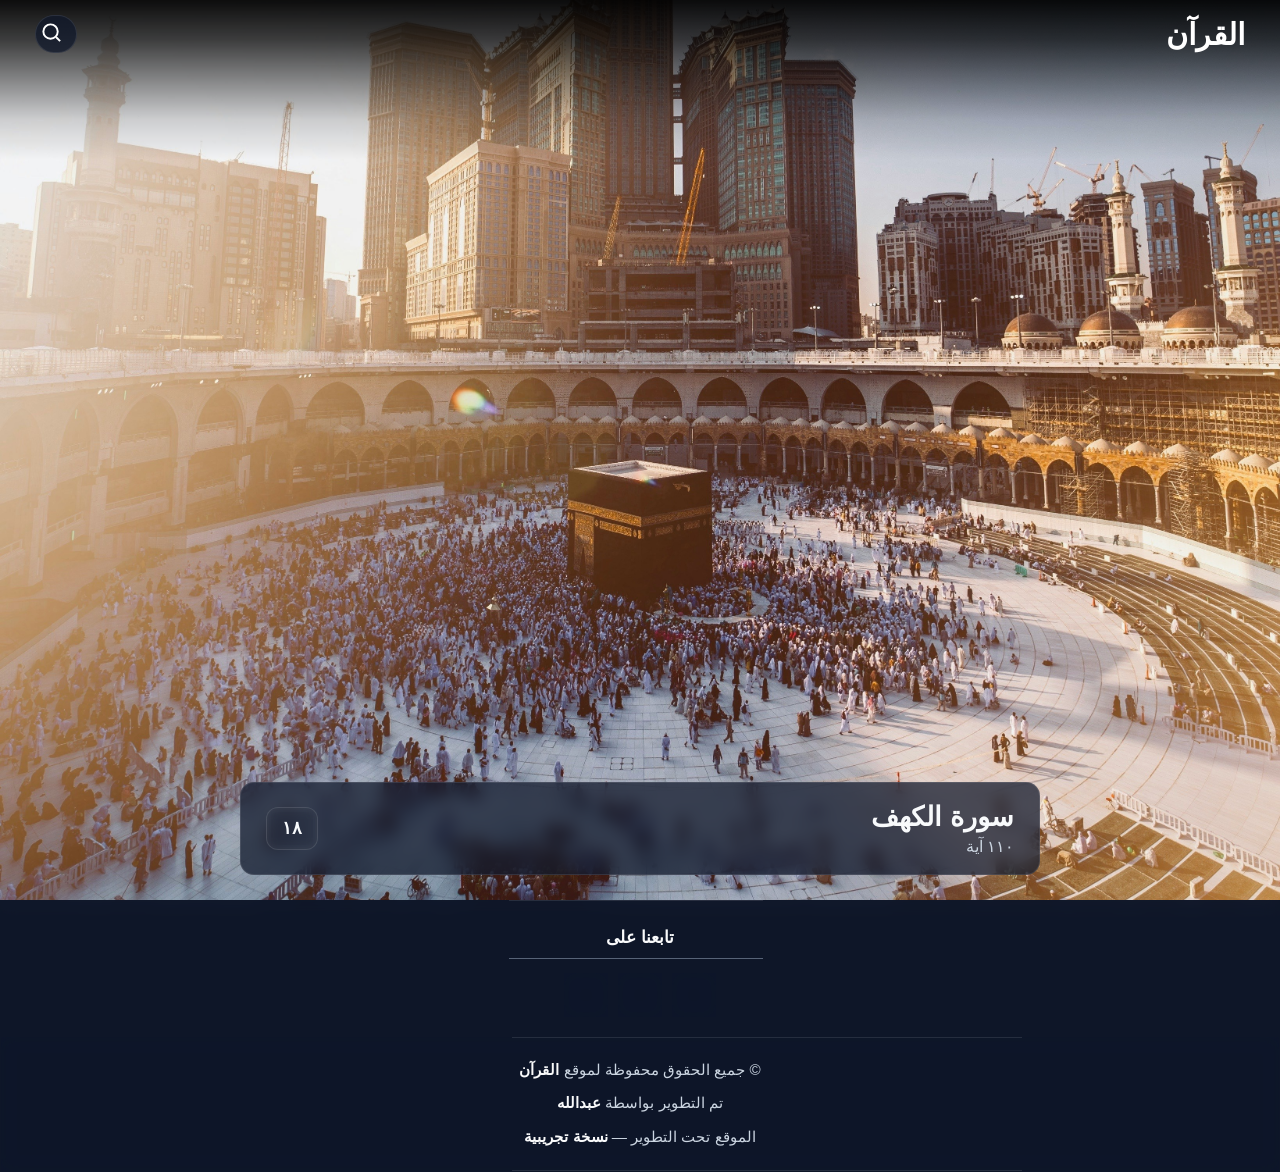
<file: index.html>
<!DOCTYPE html>
<html lang="ar" dir="rtl">
<head>
<meta charset="UTF-8">
<title>القرآن الكريم</title>
<meta name="viewport" content="width=device-width, initial-scale=1">
<link href="https://fonts.googleapis.com/css2?family=Amiri+Quran&display=swap" rel="stylesheet">

<style>
*{ box-sizing:border-box; }

:root{
  --glass-bg: rgba(15, 23, 42, 0.72);
  --glass-bg-hover: rgba(15, 23, 42, 0.86);
  --glass-border: rgba(255,255,255,0.10);
  --glass-shadow: 0 18px 40px rgba(0,0,0,0.35);

  /* (صار غير مستخدم بعد التعديل) */
  --glass-grad: linear-gradient(to bottom,
    rgba(0,0,0,0.52),
    rgba(0,0,0,0.22),
    rgba(0,0,0,0.06),
    rgba(0,0,0,0.00)
  );
}

body{
  margin:0;
  background:#111827;
  font-family:"Segoe UI", sans-serif;
  color:#f8fafc;
  overflow-x:hidden;
}

.top-fade{
  position:fixed;
  top:0; left:0;
  width:100%; height:160px;
  pointer-events:none;
  background:linear-gradient(to bottom,
    rgba(0,0,0,0.95),
    rgba(0,0,0,0.75),
    rgba(0,0,0,0.45),
    rgba(0,0,0,0.15),
    rgba(0,0,0,0)
  );
  z-index:5;
}

/* ✅ Glass موحد (بدون تدرج) */
.glass{
  background: var(--glass-bg);
  border: 1px solid var(--glass-border);
  backdrop-filter: blur(8px);
}

/* NAVBAR */
.navbar{
  width:100%;
  padding:15px 35px;
  position:fixed;
  top:0;
  z-index:40;
  display:flex;
  justify-content:space-between;
  align-items:center;
}
.nav-right{
  font-size:1.9rem;
  color:white;
  font-weight:bold;
  cursor:pointer;
}
.nav-left{
  display:flex;
  align-items:center;
  gap:22px;
}

/* مربع البحث */
.search-box{
  width:42px; height:38px;
  border-radius:40px;
  display:flex;
  align-items:center;
  gap:10px;
  padding:0 13px;
  cursor:pointer;
  transition: width .35s cubic-bezier(.4,0,.2,1), transform .2s, background .2s;
  overflow: visible;
  position: relative;
}
.search-box.open{ width:270px; }
.search-input{
  width:0; opacity:0;
  border:none; outline:none;
  background:transparent;
  color:white;
  font-size:1rem;
  transition: width .35s cubic-bezier(.4,0,.2,1), opacity .25s;
}
.search-box.open .search-input{ width:180px; opacity:1; }
.nav-search svg{ width:23px; height:23px; stroke:white; fill:none; }

/* الاقتراحات */
.suggestions{
  position:absolute; top:48px; left:0;
  width:270px;
  border-radius:14px;
  padding:8px 0;
  box-shadow:0 14px 34px rgba(0,0,0,0.45);
  opacity:0; transform:translateY(-10px);
  pointer-events:none;
  transition:.25s;
  z-index:999;
}
.suggestions.show{
  opacity:1; transform:translateY(0);
  pointer-events:auto;
}
.suggestions div{
  padding:12px 15px;
  cursor:pointer;
  color:white;
  font-size:1rem;
}
.suggestions div:hover{ background:rgba(255,255,255,0.10); }

/* الخلفية */
.hero{
  width:100%;
  height:100vh;
  background-image:url("mecca.jpg");
  background-size:cover;
  background-position:center 80%;
}

/* بطاقة سورة الكهف */
.page-wrapper{
  position:absolute;
  bottom:25px;
  left:50%;
  transform:translateX(-50%);
  width:75%;
  max-width:800px;
  z-index:20;
}
.surah-card{
  padding:18px 25px;
  border-radius:14px;
  display:flex;
  justify-content:space-between;
  align-items:center;
  cursor:pointer;
  position:relative;
  transition:.25s;
}
.surah-card:hover{
  transform:scale(1.03);
  background: var(--glass-bg-hover);
  box-shadow: var(--glass-shadow);
}
.surah-name{ font-size:1.7rem; font-weight:bold; }
.surah-info{ color:#cbd5e1; margin-top:4px; }
.number-box{
  background: rgba(255,255,255,0.08);
  border:1px solid rgba(255,255,255,0.10);
  padding:10px 15px;
  border-radius:12px;
  font-weight:bold;
  font-size:1.1rem;
  backdrop-filter: blur(6px);
}

/* tooltip */
.tooltip-info{
  position:absolute;
  bottom:105%;
  right:0;
  width:260px;
  background:rgba(0,0,0,0.80);
  padding:14px;
  border-radius:12px;
  font-size:0.9rem;
  line-height:1.7;
  color:#e5e7eb;
  opacity:0;
  transform:translateY(8px);
  pointer-events:none;
  transition:.25s;
  border:1px solid rgba(255,255,255,0.10);
  backdrop-filter: blur(6px);
}
.surah-card:hover .tooltip-info{ opacity:1; transform:translateY(0); }

/* أنيميشن */
.fade-out{ opacity:0; transform:scale(0.92); transition:.5s; }
.fade-in{ opacity:0; transform:translateY(20px); transition:.6s; }
.fade-in.show{ opacity:1; transform:translateY(0); }

/* عرض سورة الكهف */
#kahf-view{
  position:fixed;
  inset:0;
  padding-top:120px;
  padding-bottom:40px;
  width:100%;
  overflow-y:auto;
  z-index:25;
  display:none;
  pointer-events:none;
}
#kahf-view.show{ pointer-events:auto; }

.surah-wrapper{
  max-width:900px;
  margin:0 auto 60px auto;
  padding:40px 35px 60px 35px;
  border-radius:18px;
  background:rgba(17,24,39,0.96);
  border:1px solid rgba(148,163,184,0.25);
  position:relative;
}
#back-btn{
  position:absolute;
  top:6px; right:6px;
  z-index:120;
  padding:8px 16px;
  border-radius:10px;
  color:white;
  font-size:1rem;
  cursor:pointer;
  transition:.25s;
  display:none;
}
#back-btn:hover{ transform:scale(1.05); }

/* عنوان السورة */
.surah-title{
  font-family:"Amiri Quran", system-ui;
  font-size:2.6rem;
  text-align:center;
  margin:0 0 10px 0;
}
.bismillah{
  font-family:"Amiri Quran", system-ui;
  font-size:1.6rem;
  text-align:center;
  margin:10px 0 35px 0;
}

/* صفحة آية */
.ayah-page{ margin-bottom:40px; }
.ayah-text{
  font-family:"Amiri Quran", system-ui;
  font-size:1.9rem;
  line-height:3.1rem;
  color:#f9fafb;
  text-align:center;
  padding:0 15px;
}
.page-line{
  margin:26px auto 6px auto;
  border:none;
  border-top:1px solid rgba(148,163,184,0.5);
  width:72%;
}
.page-number{
  text-align:center;
  font-size:0.9rem;
  color:#9ca3af;
}

/* رقم الآية */
.ayah-num{
  position:relative;
  display:inline-flex;
  align-items:center;
  justify-content:center;
  width:38px; height:38px;
  margin:0 7px;
  border-radius:50%;
  border:2px solid #22d3ee;
  box-shadow:0 0 0 1px rgba(34,211,238,0.4);
  color:#22d3ee;
  font-size:1rem;
}
.ayah-num::before,
.ayah-num::after{
  content:"";
  position:absolute;
  top:-7px;
  width:10px; height:10px;
  border-radius:50%;
  border:2px solid #22d3ee;
}
.ayah-num::before{ left:6px; }
.ayah-num::after{ right:6px; }

/* FOOTER */
.site-footer{
  padding:26px 0 0 0;
  border-top:1px solid var(--glass-border);
}
.footer-inner{
  max-width:1100px;
  margin:0 auto;
  padding:0 22px 20px 22px;
  display:grid;
  grid-template-columns:1fr;
  gap:18px;
}
.f-col-title{
  font-weight:800;
  color:#f9fafb;
  font-size:1.05rem;
  margin-bottom:10px;
  text-align:center;
}
.f-col-line{
  height:1px;
  width:55%;
  margin:0 auto 14px auto;
  background:rgba(148,163,184,0.55);
  border-radius:999px;
}
.social-row{
  display:flex;
  gap:10px;
  align-items:center;
  justify-content:center;
}
.social-btn{
  width:44px; height:44px;
  border-radius:12px;
  display:flex;
  align-items:center;
  justify-content:center;
  text-decoration:none;
  transition:.2s;
}
.social-btn:hover{
  transform: translateY(-2px);
  background: var(--glass-bg-hover);
  box-shadow: var(--glass-shadow);
}
.social-btn svg{
  width:22px; height:22px;
  stroke:#f8fafc;
  fill:none;
}

/* ✅ الفوتر بار نفس لون الجزء العلوي 100% */
.footer-bar{
  padding:12px 22px 14px 22px;
  border-top:1px solid var(--glass-border);
  text-align:center;
}
.footer-bar p{
  margin:6px 0;
  color:#cbd5e1;
  font-size:0.95rem;
  line-height:1.8;
}
.footer-bar .strong{ color:#f9fafb; font-weight:800; }

@media (max-width: 900px){
  .f-col-line{ width:70%; }
}
</style>
</head>

<body id="top">
<div class="top-fade"></div>

<div class="navbar">
  <div class="nav-right" id="home-title">القرآن</div>
  <div class="nav-left">
    <div class="search-box glass" id="searchBox">
      <div class="nav-search">
        <svg viewBox="0 0 24 24">
          <circle cx="11" cy="11" r="7.5" stroke-width="2"/>
          <line x1="21" y1="21" x2="16.65" y2="16.65" stroke-width="2"/>
        </svg>
      </div>
      <input id="searchInput" class="search-input" placeholder="ابحث...">
      <div id="suggestions" class="suggestions glass"></div>
    </div>
  </div>
</div>

<div class="hero"></div>

<div class="page-wrapper" id="kahf-card-wrap">
  <div class="surah-card glass" id="kahf-card">
    <div class="tooltip-info">
      • قراءة سورة الكهف يوم الجمعة نورٌ بين الجمعتين.<br>
      • تعصم من فتنة المسيح الدجال.
    </div>

    <div>
      <div class="surah-name">سورة الكهف</div>
      <div class="surah-info">١١٠ آية</div>
    </div>

    <div class="number-box">١٨</div>
  </div>
</div>

<div id="kahf-view" class="fade-in">
  <div class="surah-wrapper">

    <div id="back-btn" class="glass">← رجوع</div>

    <div class="surah-title">سورة الكهف</div>
    <div class="bismillah">بِسْمِ اللَّهِ الرَّحْمَٰنِ الرَّحِيمِ</div>

        <!-- ===== صفحة 293 : من الآية 1 إلى 4 ===== -->
        <div class="ayah-page">
            <p class="ayah-text">
                ٱلْحَمْدُ لِلَّهِ ٱلَّذِىٓ أَنزَلَ عَلَىٰ عَبْدِهِ ٱلْكِتَـٰبَ وَلَمْ يَجْعَل لَّهُۥ عِوَجًا
                <span class="ayah-num"><span>١</span></span>

                قَيِّمًۭا لِّيُنذِرَ بَأْسًۭا شَدِيدًۭا مِّن لَّدُنْهُ وَيُبَشِّرَ ٱلْمُؤْمِنِينَ
                ٱلَّذِينَ يَعْمَلُونَ ٱلصَّـٰلِحَـٰتِ أَنَّ لَهُمْ أَجْرًا حَسَنًۭا
                <span class="ayah-num"><span>٢</span></span>

                مَّـٰكِثِينَ فِيهِ أَبَدًۭا
                <span class="ayah-num"><span>٣</span></span>

                وَيُنذِرَ ٱلَّذِينَ قَالُوا۟ ٱتَّخَذَ ٱللَّهُ وَلَدًۭا
                <span class="ayah-num"><span>٤</span></span>
            </p>

            <hr class="page-line">
            <div class="page-number">٢٩٣</div>
        </div>

        <!-- ===== صفحة 294 : من الآية 5 إلى 15 ===== -->
        <div class="ayah-page">
            <p class="ayah-text">
                مَّا لَهُم بِهِۦ مِنْ عِلْمٍۢ وَلَا لِـَٔابَآئِهِمْ ۚ كَبُرَتْ كَلِمَةًۭ تَخْرُجُ مِنْ أَفْوَٰهِهِمْ ۚ
                إِن يَقُولُونَ إِلَّا كَذِبًۭا
                <span class="ayah-num"><span>٥</span></span>

                فَلَعَلَّكَ بَـٰخِعٌۭ نَّفْسَكَ عَلَىٰٓ ءَاثَـٰرِهِمْ إِن لَّمْ يُؤْمِنُوا۟ بِهَـٰذَا
                ٱلْحَدِيثِ أَسَفًا
                <span class="ayah-num"><span>٦</span></span>

                إِنَّا جَعَلْنَا مَا عَلَى ٱلْأَرْضِ زِينَةًۭ لَّهَا لِنَبْلُوَهُمْ أَيُّهُمْ أَحْسَنُ عَمَلًۭا
                <span class="ayah-num"><span>٧</span></span>

                وَإِنَّا لَجَـٰعِلُونَ مَا عَلَيْهَا صَعِيدًۭا جُرُزًا
                <span class="ayah-num"><span>٨</span></span>

                أَمْ حَسِبْتَ أَنَّ أَصْحَـٰبَ ٱلْكَهْفِ وَٱلرَّقِيمِ كَانُوا۟ مِنْ ءَايَـٰتِنَا عَجَبًا
                <span class="ayah-num"><span>٩</span></span>

                إِذْ أَوَى ٱلْفِتْيَةُ إِلَى ٱلْكَهْفِ فَقَالُوا۟ رَبَّنَآ ءَاتِنَا مِن لَّدُنكَ رَحْمَةًۭ
                وَهَيِّئْ لَنَا مِنْ أَمْرِنَا رَشَدًۭا
                <span class="ayah-num"><span>١٠</span></span>

                فَضَرَبْنَا عَلَىٰٓ ءَاذَانِهِمْ فِى ٱلْكَهْفِ سِنِينَ عَدَدًۭا
                <span class="ayah-num"><span>١١</span></span>

                ثُمَّ بَعَثْنَـٰهُمْ لِنَعْلَمَ أَىُّ ٱلْحِزْبَيْنِ أَحْصَىٰ لِمَا لَبِثُوٓا۟ أَمَدًۭا
                <span class="ayah-num"><span>١٢</span></span>

                نَّحْنُ نَقُصُّ عَلَيْكَ نَبَأَهُم بِٱلْحَقِّ ۚ إِنَّهُمْ فِتْيَةٌ ءَامَنُوا۟ بِرَبِّهِمْ
                وَزِدْنَـٰهُمْ هُدًۭى
                <span class="ayah-num"><span>١٣</span></span>

                وَرَبَطْنَا عَلَىٰ قُلُوبِهِمْ إِذْ قَامُوا۟ فَقَالُوا۟ رَبُّنَا رَبُّ ٱلسَّمَـٰوَٰتِ
                وَٱلْأَرْضِ لَن نَّدْعُوَا۟ مِن دُونِهِۦٓ إِلَـٰهًۭا ۖ لَّقَدْ قُلْنَآ إِذًۭا شَطَطًا
                <span class="ayah-num"><span>١٤</span></span>

                هَـٰٓؤُلَآءِ قَوْمُنَا ٱتَّخَذُوا۟ مِن دُونِهِۦٓ ءَالِهَةًۭ ۖ لَّوْلَا يَأْتُونَ عَلَيْهِم
                بِسُلْطَـٰنٍۭ بَيِّنٍۢ ۖ فَمَنْ أَظْلَمُ مِمَّنِ ٱفْتَرَىٰ عَلَى ٱللَّهِ كَذِبًۭا
                <span class="ayah-num"><span>١٥</span></span>
            </p>

            <hr class="page-line">
            <div class="page-number">٢٩٤</div>
        </div>

        <!-- ===== هنا كمل الصفحات الباقية بنفس النمط =====
             انسخ هذا البلوك:
             <div class="ayah-page"> ... </div>
             وعدّل:
             1) نص الآيات
             2) أرقام الآيات داخل span.ayah-num
             3) رقم الصفحة داخل div.page-number
        -->
<!-- ===== صفحة 295 : من الآية 16 إلى 20 ===== -->
<div class="ayah-page">
    <p class="ayah-text">

        وَإِذِ ٱعْتَزَلْتُمُوهُمْ وَمَا يَعْبُدُونَ إِلَّا ٱللَّهَ
        فَأْوُۥٓا۟ إِلَى ٱلْكَهْفِ
        يَنشُرْ لَكُمْ رَبُّكُم مِّن رَّحْمَتِهِۦ
        وَيُهَيِّئْ لَكُم مِّنْ أَمْرِكُم مِّرْفَقًۭا
        <span class="ayah-num"><span>١٦</span></span>

        وَتَرَى ٱلشَّمْسَ إِذَا طَلَعَت تَّزَٰوَرُ عَن كَهْفِهِمْ ذَاتَ ٱلْيَمِينِ
        وَإِذَا غَرَبَت تَّقْرِضُهُمْ ذَاتَ ٱلشِّمَالِ
        وَهُمْ فِى فَجْوَةٍۢ مِّنْهُ ۚ
        ذَٰلِكَ مِنْ ءَايَـٰتِ ٱللَّهِ ۗ
        مَن يَهْدِ ٱللَّهُ فَهُوَ ٱلْمُهْتَدِ ۖ
        وَمَن يُضْلِلْ فَلَن تَجِدَ لَهُۥ وَلِيًّۭا مُّرْشِدًۭا
        <span class="ayah-num"><span>١٧</span></span>

        وَتَحْسَبُهُمْ أَيْقَاظًۭا وَهُمْ رُقُودٌۭ ۚ
        وَنُقَلِّبُهُمْ ذَاتَ ٱلْيَمِينِ وَذَاتَ ٱلشِّمَالِ
        وَكَلْبُهُم بَـٰسِطٌۭ ذِرَاعَيْهِ بِٱلْوَصِيدِ ۚ
        لَوِ ٱطَّلَعْتَ عَلَيْهِمْ لَوَلَّيْتَ مِنْهُمْ فِرَارًۭا
        وَلَمُلِئْتَ مِنْهُمْ رُعْبًۭا
        <span class="ayah-num"><span>١٨</span></span>

        وَكَذَٰلِكَ بَعَثْنَـٰهُمْ لِيَتَسَآءَلُوا۟ بَيْنَهُمْ ۚ
        قَالَ قَآئِلٌۭ مِّنْهُمْ كَمْ لَبِثْتُمْ ۖ
        قَالُوا۟ لَبِثْنَا يَوْمًا أَوْ بَعْضَ يَوْمٍۢ ۚ
        قَالُوا۟ رَبُّكُمْ أَعْلَمُ بِمَا لَبِثْتُمْ
        فَٱبْعَثُوٓا۟ أَحَدَكُم بِوَرِقِكُمْ هَـٰذِهِۦٓ إِلَى ٱلْمَدِينَةِ
        فَلْيَنظُرْ أَيُّهَآ أَزْكَىٰ طَعَامًۭا
        فَلْيَأْتِكُم بِرِزْقٍۢ مِّنْهُ
        وَلْيَتَلَطَّفْ
        وَلَا يُشْعِرَنَّ بِكُمْ أَحَدًا
        <span class="ayah-num"><span>١٩</span></span>

        إِنَّهُمْ إِن يَظْهَرُوا۟ عَلَيْكُمْ
        يَرْجُمُوكُمْ
        أَوْ يُعِيدُوكُمْ فِى مِلَّتِهِمْ
        وَلَن تُفْلِحُوٓا۟ إِذًۭا أَبَدًۭا
        <span class="ayah-num"><span>٢٠</span></span>

    </p>

    <hr class="page-line">
    <div class="page-number">٢٩٥</div>
</div>

<!-- ===== صفحة 296 : من الآية 21 إلى 27 ===== -->
<div class="ayah-page">
    <p class="ayah-text">

        وَكَذَٰلِكَ أَعْثَرْنَا عَلَيْهِمْ لِيَعْلَمُوا۟ أَنَّ وَعْدَ ٱللَّهِ حَقٌّۭ
        وَأَنَّ ٱلسَّاعَةَ لَا رَيْبَ فِيهَآ ۚ
        إِذْ يَتَنَـٰزَعُونَ بَيْنَهُمْ أَمْرَهُمْ فَقَالُوا۟ ٱبْنُوا۟ عَلَيْهِم بُنْيَـٰنًۭا ۖ
        رَّبُّهُمْ أَعْلَمُ بِهِمْ ۚ
        قَالَ ٱلَّذِينَ غَلَبُوا۟ عَلَىٰٓ أَمْرِهِمْ لَنَتَّخِذَنَّ عَلَيْهِم مَّسْجِدًا
        <span class="ayah-num"><span>٢١</span></span>

        سَيَقُولُونَ ثَلَـٰثَةٌۭ رَّابِعُهُمْ كَلْبُهُمْ ۚ
        وَيَقُولُونَ خَمْسَةٌۭ سَادِسُهُمْ كَلْبُهُمْ رَجْمًۢا بِٱلْغَيْبِ ۖ
        وَيَقُولُونَ سَبْعَةٌۭ وَثَامِنُهُمْ كَلْبُهُمْ ۚ
        قُل رَّبِّىٓ أَعْلَمُ بِعِدَّتِهِم مَّا يَعْلَمُهُمْ إِلَّا قَلِيلٌۭ ۗ
        فَلَا تُمَارِ فِيهِمْ إِلَّا مِرَآءًۭ ظَـٰهِرًۭا
        وَلَا تَسْتَفْتِ فِيهِم مِّنْهُمْ أَحَدًۭا
        <span class="ayah-num"><span>٢٢</span></span>

        وَلَا تَقُولَنَّ لِشَاىْءٍ إِنِّى فَاعِلٌۭ ذَٰلِكَ غَدًا
        <span class="ayah-num"><span>٢٣</span></span>

        إِلَّآ أَن يَشَآءَ ٱللَّهُ ۚ
        وَٱذْكُر رَّبَّكَ إِذَا نَسِيتَ
        وَقُلْ عَسَىٰٓ أَن يَهْدِيَنِ رَبِّى لِأَقْرَبَ مِنْ هَـٰذَا رَشَدًا
        <span class="ayah-num"><span>٢٤</span></span>

        وَلَبِثُوا۟ فِى كَهْفِهِمْ ثَلَـٰثَ مِا۟ئَةٍۢ سِنِينَ وَٱزْدَادُوا۟ تِسْعًۭا
        <span class="ayah-num"><span>٢٥</span></span>

        قُلِ ٱللَّهُ أَعْلَمُ بِمَا لَبِثُوا۟ ۖ
        لَهُۥ غَيْبُ ٱلسَّمَـٰوَٰتِ وَٱلْأَرْضِ ۖ
        أَبْصِرْ بِهِۦ وَأَسْمِعْ ۚ
        مَا لَهُم مِّن دُونِهِۦ مِن وَلِىٍّۢ
        وَلَا يُشْرِكُ فِى حُكْمِهِۦٓ أَحَدًۭا
        <span class="ayah-num"><span>٢٦</span></span>

        وَٱتْلُ مَآ أُوحِىَ إِلَيْكَ مِن كِتَابِ رَّبِّكَ ۖ
        لَا مُبَدِّلَ لِكَلِمَـٰتِهِۦ ۖ
        وَلَن تَجِدَ مِن دُونِهِۦ مُلْتَحَدًا
        <span class="ayah-num"><span>٢٧</span></span>

    </p>

    <hr class="page-line">
    <div class="page-number">٢٩٦</div>
</div>
<!-- ===== صفحة 297 : من الآية 28 إلى الآية 34 ===== -->
<div class="ayah-page">
    <p class="ayah-text">

        وَٱصْبِرْ نَفْسَكَ مَعَ ٱلَّذِينَ يَدْعُونَ رَبَّهُم بِٱلۡغَدَوٰةِ وَٱلۡعَشِىِّ
        يُرِيدُونَ وَجْهَهُۥۖ
        وَلَا تَعْدُ عَيْنَاكَ عَنْهُمْ
        تُرِيدُ زِينَةَ ٱلۡحَيَوٰةِ ٱلدُّنْيَاۖ
        وَلَا تُطِعْ مَنْ أَغْفَلْنَا قَلْبَهُۥ عَن ذِكْرِنَا
        وَٱتَّبَعَ هَوَىٰهُ
        وَكَانَ أَمْرُهُۥ فُرُطًا
        <span class="ayah-num"><span>٢٨</span></span>

        وَقُلِ ٱلْحَقُّ مِنْ رَبِّكُمْ ۖ
        فَمَن شَآءَ فَلْيُؤْمِن وَمَن شَآءَ فَلْيَكْفُرْ ۚ
        إِنَّآ أَعْتَدْنَا لِلظَّـٰلِمِينَ نَارًا
        أَحَاطَ بِهِمْ سُرَادِقُهَا ۚ
        وَإِن يَسْتَغِيثُوا۟ يُغَاثُوا۟ بِمَآءٍۢ كَٱلْمُهْلِ
        يَشْوِى ٱلْوُجُوهَ ۚ
        بِئْسَ ٱلشَّرَابُ وَسَآءَتْ مُرْتَفَقًا
        <span class="ayah-num"><span>٢٩</span></span>

        إِنَّ ٱلَّذِينَ ءَامَنُوا۟ وَعَمِلُوا۟ ٱلصَّـٰلِحَـٰتِ
        إِنَّا لَا نُضِيعُ أَجْرَ مَنْ أَحْسَنَ عَمَلًا
        <span class="ayah-num"><span>٣٠</span></span>

        أُو۟لَـٰٓئِكَ لَهُمْ جَنَّـٰتُ عَدْنٍۢ
        تَجْرِى مِن تَحْتِهِمُ ٱلْأَنْهَـٰرُ ۖ
        يُحَلَّوْنَ فِيهَا مِنْ أَسَاوِرَ مِن ذَهَبٍۢ
        وَيَلْبَسُونَ ثِيَابًا خُضْرًا
        مِّن سُندُسٍۢ وَإِسْتَبْرَقٍۢ
        مُّتَّكِـِٔينَ فِيهَا عَلَى ٱلْأَرَآئِكِ ۚ
        نِعْمَ ٱلثَّوَابُ وَحَسُنَتْ مُرْتَفَقًا
        <span class="ayah-num"><span>٣١</span></span>

        وَٱضْرِبْ لَهُمْ مَّثَلًا رَّجُلَيْنِ
        جَعَلْنَا لِأَحَدِهِمَا جَنَّتَيْنِ مِنْ أَعْنَابٍۢ
        وَحَفَفْنَاهُمَا بِنَخْلٍۢ
        وَجَعَلْنَا بَيْنَهُمَا زَرْعًا
        <span class="ayah-num"><span>٣٢</span></span>

        كِلْتَا ٱلْجَنَّتَيْنِ ءَاتَتْ أُكُلَهَا
        وَلَمْ تَظْلِمْ مِّنْهُ شَيْـًٔا
        وَفَجَّرْنَا خِلَـٰلَهُمَا نَهَرًا
        <span class="ayah-num"><span>٣٣</span></span>

        وَكَانَ لَهُۥ ثَمَرٌۭ
        فَقَالَ لِصَاحِبِهِۦ وَهُوَ يُحَاوِرُهُۥٓ
        أَنَا۠ أَكْثَرُ مِنكَ مَالًا
        وَأَعَزُّ نَفَرًا
        <span class="ayah-num"><span>٣٤</span></span>

    </p>

    <hr class="page-line">
    <div class="page-number">٢٩٧</div>
</div>
<!-- ===== صفحة 298 : من الآية 35 إلى الآية 45 ===== -->
<div class="ayah-page">
  <p class="ayah-text">

    وَدَخَلَ جَنَّتَهُۥ وَهُوَ ظَالِمٌۭ لِّنَفْسِهِۦ ۖ
    قَالَ مَآ أَظُنُّ أَن تَبِيدَ هَـٰذِهِۦٓ أَبَدًۭا
    <span class="ayah-num"><span>٣٥</span></span>

    وَمَآ أَظُنُّ ٱلسَّاعَةَ قَآئِمَةًۭ ۖ
    وَلَئِن رُّدِدتُّ إِلَىٰ رَبِّى لَأَجِدَنَّ خَيْرًۭا مِّنْهَا مُنقَلَبًۭا
    <span class="ayah-num"><span>٣٦</span></span>

    قَالَ لَهُۥ صَاحِبُهُۥ وَهُوَ يُحَاوِرُهُۥٓ
    أَكَفَرْتَ بِٱلَّذِى خَلَقَكَ مِن تُرَابٍۢ
    ثُمَّ مِن نُّطْفَةٍۢ
    ثُمَّ سَوَّىٰكَ رَجُلًۭا
    <span class="ayah-num"><span>٣٧</span></span>

    لَّـٰكِنَّا۠ هُوَ ٱللَّهُ رَبِّى
    وَلَآ أُشْرِكُ بِرَبِّىٓ أَحَدًۭا
    <span class="ayah-num"><span>٣٨</span></span>

    وَلَوْلَآ إِذْ دَخَلْتَ جَنَّتَكَ قُلْتَ مَا شَآءَ ٱللَّهُ
    لَا قُوَّةَ إِلَّا بِٱللَّهِ ۚ
    إِن تَرَنِ أَنَا۠ أَقَلَّ مِنكَ مَالًۭا وَوَلَدًۭا
    <span class="ayah-num"><span>٣٩</span></span>

    فَعَسَىٰ رَبِّىٓ أَن يُؤْتِيَنِ خَيْرًۭا مِّن جَنَّتِكَ
    وَيُرْسِلَ عَلَيْهَا حُسْبَانًۭا مِّنَ ٱلسَّمَآءِ
    فَتُصْبِحَ صَعِيدًۭا زَلَقًا
    <span class="ayah-num"><span>٤٠</span></span>

    أَوْ يُصْبِحَ مَآؤُهَا غَوْرًۭا
    فَلَن تَسْتَطِيعَ لَهُۥ طَلَبًۭا
    <span class="ayah-num"><span>٤١</span></span>

    وَأُحِيطَ بِثَمَرِهِۦ
    فَأَصْبَحَ يُقَلِّبُ كَفَّيْهِ عَلَىٰ مَآ أَنفَقَ فِيهَا
    وَهِىَ خَاوِيَةٌ عَلَىٰ عُرُوشِهَا
    وَيَقُولُ يَـٰلَيْتَنِى لَمْ أُشْرِكْ بِرَبِّىٓ أَحَدًۭا
    <span class="ayah-num"><span>٤٢</span></span>

    وَلَمْ تَكُن لَّهُۥ فِئَةٌۭ يَنصُرُونَهُۥ مِن دُونِ ٱللَّهِ
    وَمَا كَانَ مُنتَصِرًۭا
    <span class="ayah-num"><span>٤٣</span></span>

    هُنَالِكَ ٱلْوَلَـٰيَةُ لِلَّهِ ٱلْحَقِّ ۚ
    هُوَ خَيْرٌۭ ثَوَابًۭا وَخَيْرٌ عُقْبًۭا
    <span class="ayah-num"><span>٤٤</span></span>

    وَٱضْرِبْ لَهُم مَّثَلَ ٱلْحَيَوٰةِ ٱلدُّنْيَا
    كَمَآءٍ أَنزَلْنَـٰهُ مِنَ ٱلسَّمَآءِ
    فَٱخْتَلَطَ بِهِۦ نَبَاتُ ٱلْأَرْضِ
    فَأَصْبَحَ هَشِيمًۭا تَذْرُوهُ ٱلرِّيَـٰحُ ۗ
    وَكَانَ ٱللَّهُ عَلَىٰ كُلِّ شَىْءٍۢ مُّقْتَدِرًۭا
    <span class="ayah-num"><span>٤٥</span></span>

  </p>

  <hr class="page-line">
  <div class="page-number">٢٩٨</div>
</div> <!-- ✅ إغلاق صفحة 298 صح -->

<!-- ===== صفحة 299 : من الآية 46 إلى 53 ===== -->
<div class="ayah-page">
  <p class="ayah-text">

    ٱلْمَالُ وَٱلْبَنُونَ زِينَةُ ٱلْحَيَوٰةِ ٱلدُّنْيَا ۖ وَٱلْبَـٰقِيَـٰتُ ٱلصَّـٰلِحَـٰتُ خَيْرٌ عِندَ رَبِّكَ ثَوَابًۭا وَخَيْرٌ أَمَلًۭا
    <span class="ayah-num"><span>٤٦</span></span>

    وَيَوْمَ نُسَيِّرُ ٱلْجِبَالَ وَتَرَى ٱلْأَرْضَ بَارِزَةًۭ وَحَشَرْنَـٰهُمْ فَلَمْ نُغَادِرْ مِنْهُمْ أَحَدًۭا
    <span class="ayah-num"><span>٤٧</span></span>

    وَعُرِضُوا۟ عَلَىٰ رَبِّكَ صَفًّۭا لَّقَدْ جِئْتُمُونَا كَمَا خَلَقْنَـٰكُمْ أَوَّلَ مَرَّةٍۭ ۚ بَلْ زَعَمْتُمْ أَلَّن نَّجْعَلَ لَكُم مَّوْعِدًۭا
    <span class="ayah-num"><span>٤٨</span></span>

    وَوُضِعَ ٱلْكِتَـٰبُ فَتَرَى ٱلْمُجْرِمِينَ مُشْفِقِينَ مِمَّا فِيهِ وَيَقُولُونَ يَـٰوَيْلَتَنَا مَالِ هَـٰذَا ٱلْكِتَـٰبِ لَا يُغَادِرُ صَغِيرَةًۭ وَلَا كَبِيرَةً إِلَّآ أَحْصَىٰهَا ۚ وَوَجَدُوا۟ مَا عَمِلُوا۟ حَاضِرًۭا ۗ وَلَا يَظْلِمُ رَبُّكَ أَحَدًۭا
    <span class="ayah-num"><span>٤٩</span></span>

    وَإِذْ قُلْنَا لِلْمَلَـٰٓئِكَةِ ٱسْجُدُوا۟ لِـَٔادَمَ فَسَجَدُوٓا۟ إِلَّآ إِبْلِيسَ كَانَ مِنَ ٱلْجِنِّ فَفَسَقَ عَنْ أَمْرِ رَبِّهِۦٓ ۗ أَفَتَتَّخِذُونَهُۥ وَذُرِّيَّتَهُۥٓ أَوْلِيَآءَ مِن دُونِى وَهُمْ لَكُمْ عَدُوٌّۢ ۚ بِئْسَ لِلظَّـٰلِمِينَ بَدَلًۭا
    <span class="ayah-num"><span>٥٠</span></span>

    ۞ مَّآ أَشْهَدتُّهُمْ خَلْقَ ٱلسَّمَـٰوَٰتِ وَٱلْأَرْضِ وَلَا خَلْقَ أَنفُسِهِمْ وَمَا كُنتُ مُتَّخِذَ ٱلْمُضِلِّينَ عَضُدًۭا
    <span class="ayah-num"><span>٥١</span></span>

    وَيَوْمَ يَقُولُ نَادُوا۟ شُرَكَآءِىَ ٱلَّذِينَ زَعَمْتُمْ فَدَعَوْهُمْ فَلَمْ يَسْتَجِيبُوا۟ لَهُمْ وَجَعَلْنَا بَيْنَهُم مَّوْبِقًۭا
    <span class="ayah-num"><span>٥٢</span></span>

    وَرَءَا ٱلْمُجْرِمُونَ ٱلنَّارَ فَظَنُّوٓا۟ أَنَّهُم مُّوَاقِعُوهَا وَلَمْ يَجِدُوا۟ عَنْهَا مَصْرِفًۭا
    <span class="ayah-num"><span>٥٣</span></span>

  </p>

  <hr class="page-line">
  <div class="page-number">٢٩٩</div>
</div> <!-- ✅ إغلاق صفحة 299 صح -->
<!-- ===== صفحة 300 : من الآية 54 إلى 61 ===== -->
<div class="ayah-page">
  <p class="ayah-text">

    وَلَقَدْ صَرَّفْنَا فِى هَـٰذَا ٱلْقُرْءَانِ لِلنَّاسِ مِن كُلِّ مَثَلٍۢ ۚ وَكَانَ ٱلْإِنسَـٰنُ أَكْثَرَ شَىْءٍۢ جَدَلًۭا
    <span class="ayah-num"><span>٥٤</span></span>

    وَمَا مَنَعَ ٱلنَّاسَ أَن يُؤْمِنُوٓا۟ إِذْ جَآءَهُمُ ٱلْهُدَىٰ وَيَسْتَغْفِرُوا۟ رَبَّهُمْ إِلَّآ أَن تَأْتِيَهُمْ سُنَّةُ ٱلْأَوَّلِينَ أَوْ يَأْتِيَهُمُ ٱلْعَذَابُ قُبُلًۭا
    <span class="ayah-num"><span>٥٥</span></span>

    وَمَا نُرْسِلُ ٱلْمُرْسَلِينَ إِلَّا مُبَشِّرِينَ وَمُنذِرِينَ ۚ وَيُجَـٰدِلُ ٱلَّذِينَ كَفَرُوا۟ بِٱلْبَـٰطِلِ لِيُدْحِضُوا۟ بِهِ ٱلْحَقَّ ۖ وَٱتَّخَذُوٓا۟ ءَايَـٰتِى وَمَآ أُنذِرُوا۟ هُزُوًۭا
    <span class="ayah-num"><span>٥٦</span></span>

    وَمَنْ أَظْلَمُ مِمَّن ذُكِّرَ بِـَٔايَـٰتِ رَبِّهِۦ فَأَعْرَضَ عَنْهَا وَنَسِىَ مَا قَدَّمَتْ يَدَاهُ ۚ إِنَّا جَعَلْنَا عَلَىٰ قُلُوبِهِمْ أَكِنَّةً أَن يَفْقَهُوهُ وَفِىٓ ءَاذَانِهِمْ وَقْرًۭا ۖ وَإِن تَدْعُهُمْ إِلَى ٱلْهُدَىٰ فَلَن يَهْتَدُوٓا۟ إِذًا أَبَدًۭا
    <span class="ayah-num"><span>٥٧</span></span>

    وَرَبُّكَ ٱلْغَفُورُ ذُو ٱلرَّحْمَةِ ۖ لَوْ يُؤَاخِذُهُم بِمَا كَسَبُوا۟ لَعَجَّلَ لَهُمُ ٱلْعَذَابَ ۚ بَل لَّهُم مَّوْعِدٌۭ لَّن يَجِدُوا۟ مِن دُونِهِۦ مَوْئِلًۭا
    <span class="ayah-num"><span>٥٨</span></span>

    وَتِلْكَ ٱلْقُرَىٰٓ أَهْلَكْنَـٰهُمْ لَمَّا ظَلَمُوا۟ وَجَعَلْنَا لِمَهْلِكِهِم مَّوْعِدًۭا
    <span class="ayah-num"><span>٥٩</span></span>

    وَإِذْ قَالَ مُوسَىٰ لِفَتَىٰهُ لَآ أَبْرَحُ حَتَّىٰٓ أَبْلُغَ مَجْمَعَ ٱلْبَحْرَيْنِ أَوْ أَمْضِىَ حُقُبًۭا
    <span class="ayah-num"><span>٦٠</span></span>

    فَلَمَّا بَلَغَا مَجْمَعَ بَيْنِهِمَا نَسِيَا حُوتَهُمَا فَٱتَّخَذَ سَبِيلَهُۥ فِى ٱلْبَحْرِ سَرَبًۭا
    <span class="ayah-num"><span>٦١</span></span>

  </p>

  <hr class="page-line">
  <div class="page-number">٣٠٠</div>
</div>
<!-- ===== صفحة 301 : من الآية 62 إلى 74 ===== -->
<div class="ayah-page">
  <p class="ayah-text">

    فَلَمَّا جَاوَزَا قَالَ لِفَتَىٰهُ ءَاتِنَا غَدَآءَنَا لَقَدْ لَقِينَا مِن سَفَرِنَا هَـٰذَا نَصَبًۭا
    <span class="ayah-num"><span>٦٢</span></span>

    قَالَ أَرَءَيْتَ إِذْ أَوَيْنَآ إِلَى ٱلصَّخْرَةِ فَإِنِّى نَسِيتُ ٱلْحُوتَ وَمَآ أَنسَىٰنِيهُ إِلَّا ٱلشَّيْطَـٰنُ أَنْ أَذْكُرَهُۥ ۚ وَٱتَّخَذَ سَبِيلَهُۥ فِى ٱلْبَحْرِ عَجَبًۭا
    <span class="ayah-num"><span>٦٣</span></span>

    قَالَ ذَٰلِكَ مَا كُنَّا نَبْغِ ۚ فَٱرْتَدَّا عَلَىٰٓ ءَاثَارِهِمَا قَصَصًۭا
    <span class="ayah-num"><span>٦٤</span></span>

    فَوَجَدَا عَبْدًۭا مِّنْ عِبَادِنَآ ءَاتَيْنَـٰهُ رَحْمَةًۭ مِّنْ عِندِنَا وَعَلَّمْنَـٰهُ مِن لَّدُنَّا عِلْمًۭا
    <span class="ayah-num"><span>٦٥</span></span>

    قَالَ لَهُۥ مُوسَىٰ هَلْ أَتَّبِعُكَ عَلَىٰٓ أَن تُعَلِّمَنِ مِمَّا عُلِّمْتَ رُشْدًۭا
    <span class="ayah-num"><span>٦٦</span></span>

    قَالَ إِنَّكَ لَن تَسْتَطِيعَ مَعِىَ صَبْرًۭا
    <span class="ayah-num"><span>٦٧</span></span>

    وَكَيْفَ تَصْبِرُ عَلَىٰ مَا لَمْ تُحِطْ بِهِۦ خُبْرًۭا
    <span class="ayah-num"><span>٦٨</span></span>

    قَالَ سَتَجِدُنِىٓ إِن شَآءَ ٱللَّهُ صَابِرًۭا وَلَآ أَعْصِى لَكَ أَمْرًۭا
    <span class="ayah-num"><span>٦٩</span></span>

    قَالَ فَإِنِ ٱتَّبَعْتَنِى فَلَا تَسْـَٔلْنِى عَن شَىْءٍ حَتَّىٰٓ أُحْدِثَ لَكَ مِنْهُ ذِكْرًۭا
    <span class="ayah-num"><span>٧٠</span></span>

    فَٱنطَلَقَا حَتَّىٰٓ إِذَا رَكِبَا فِى ٱلسَّفِينَةِ خَرَقَهَا ۖ قَالَ أَخَرَقْتَهَا لِتُغْرِقَ أَهْلَهَا لَقَدْ جِئْتَ شَيْـًٔا إِمْرًۭا
    <span class="ayah-num"><span>٧١</span></span>

    قَالَ أَلَمْ أَقُلْ إِنَّكَ لَن تَسْتَطِيعَ مَعِىَ صَبْرًۭا
    <span class="ayah-num"><span>٧٢</span></span>

    قَالَ لَا تُؤَاخِذْنِى بِمَا نَسِيتُ وَلَا تُرْهِقْنِى مِنْ أَمْرِى عُسْرًۭا
    <span class="ayah-num"><span>٧٣</span></span>

    فَٱنطَلَقَا حَتَّىٰٓ إِذَا لَقِيَا غُلَـٰمًۭا فَقَتَلَهُۥ قَالَ أَقَتَلْتَ نَفْسًۭا زَكِيَّةًۢ بِغَيْرِ نَفْسٍۢ لَّقَدْ جِئْتَ شَيْـًۭٔا نُّكْرًۭا
    <span class="ayah-num"><span>٧٤</span></span>

  </p>

  <hr class="page-line">
  <div class="page-number">٣٠١</div>
</div>
<!-- ===== صفحة 302 : من الآية 75 إلى الآية 83 ===== -->
<div class="ayah-page">
  <p class="ayah-text">

    ۞ قَالَ أَلَمْ أَقُل لَّكَ إِنَّكَ لَن تَسْتَطِيعَ مَعِىَ صَبْرًۭا
    <span class="ayah-num"><span>٧٥</span></span>

    قَالَ إِن سَأَلْتُكَ عَن شَىْءٍۭ بَعْدَهَا فَلَا تُصَـٰحِبْنِى ۖ
    قَدْ بَلَغْتَ مِن لَّدُنِّى عُذْرًۭا
    <span class="ayah-num"><span>٧٦</span></span>

    فَٱنطَلَقَا حَتَّىٰٓ إِذَآ أَتَيَآ أَهْلَ قَرْيَةٍ ٱسْتَطْعَمَآ أَهْلَهَا
    فَأَبَوْا۟ أَن يُضَيِّفُوهُمَا فَوَجَدَا فِيهَا جِدَارًۭا يُرِيدُ أَن يَنقَضَّ
    فَأَقَامَهُۥ ۖ قَالَ لَوْ شِئْتَ لَتَّخَذْتَ عَلَيْهِ أَجْرًۭا
    <span class="ayah-num"><span>٧٧</span></span>

    قَالَ هَـٰذَا فِرَاقُ بَيْنِى وَبَيْنِكَ ۚ
    سَأُنَبِّئُكَ بِتَأْوِيلِ مَا لَمْ تَسْتَطِع عَّلَيْهِ صَبْرًۭا
    <span class="ayah-num"><span>٧٨</span></span>

    أَمَّا ٱلسَّفِينَةُ فَكَانَتْ لِمَسَـٰكِينَ يَعْمَلُونَ فِى ٱلْبَحْرِ
    فَأَرَدتُّ أَنْ أَعِيبَهَا وَكَانَ وَرَآءَهُم مَّلِكٌۭ
    يَأْخُذُ كُلَّ سَفِينَةٍ غَصْبًۭا
    <span class="ayah-num"><span>٧٩</span></span>

    وَأَمَّا ٱلْغُلَـٰمُ فَكَانَ أَبَوَاهُ مُؤْمِنَيْنِ
    فَخَشِينَآ أَن يُرْهِقَهُمَا طُغْيَـٰنًۭا وَكُفْرًۭا
    <span class="ayah-num"><span>٨٠</span></span>

    فَأَرَدْنَآ أَن يُبْدِلَهُمَا رَبُّهُمَا خَيْرًۭا مِّنْهُ
    زَكَوٰةًۭ وَأَقْرَبَ رُحْمًۭا
    <span class="ayah-num"><span>٨١</span></span>

    وَأَمَّا ٱلْجِدَارُ فَكَانَ لِغُلَـٰمَيْنِ يَتِيمَيْنِ فِى ٱلْمَدِينَةِ
    وَكَانَ تَحْتَهُۥ كَنزٌۭ لَّهُمَا وَكَانَ أَبُوهُمَا صَـٰلِحًۭا
    فَأَرَادَ رَبُّكَ أَن يَبْلُغَآ أَشُدَّهُمَا وَيَسْتَخْرِجَا كَنزَهُمَا
    رَحْمَةًۭ مِّن رَّبِّكَ ۚ وَمَا فَعَلْتُهُۥ عَنْ أَمْرِى ۚ
    ذَٰلِكَ تَأْوِيلُ مَا لَمْ تَسْطِع عَّلَيْهِ صَبْرًۭا
    <span class="ayah-num"><span>٨٢</span></span>

    وَيَسْـَٔلُونَكَ عَن ذِى ٱلْقَرْنَيْنِ ۖ
    قُلْ سَأَتْلُوا۟ عَلَيْكُم مِّنْهُ ذِكْرًا
    <span class="ayah-num"><span>٨٣</span></span>

  </p>

  <hr class="page-line">
  <div class="page-number">٣٠٢</div>
</div>
<!-- ===== صفحة 303 : من الآية 84 إلى الآية 97 ===== -->
<div class="ayah-page">
  <p class="ayah-text">

    إِنَّا مَكَّنَّا لَهُۥ فِى ٱلْأَرْضِ وَءَاتَيْنَـٰهُ مِن كُلِّ شَىْءٍۢ سَبَبًۭا
    <span class="ayah-num"><span>٨٤</span></span>

    فَأَتْبَعَ سَبَبًا
    <span class="ayah-num"><span>٨٥</span></span>

    حَتَّىٰٓ إِذَا بَلَغَ مَغْرِبَ ٱلشَّمْسِ وَجَدَهَا تَغْرُبُ فِى عَيْنٍ حَمِئَةٍۢ
    وَوَجَدَ عِندَهَا قَوْمًۭا ۗ قُلْنَا يَـٰذَا ٱلْقَرْنَيْنِ
    إِمَّآ أَن تُعَذِّبَ وَإِمَّآ أَن تَتَّخِذَ فِيهِمْ حُسْنًۭا
    <span class="ayah-num"><span>٨٦</span></span>

    قَالَ أَمَّا مَن ظَلَمَ فَسَوْفَ نُعَذِّبُهُۥ
    ثُمَّ يُرَدُّ إِلَىٰ رَبِّهِۦ فَيُعَذِّبُهُۥ عَذَابًۭا نُّكْرًۭا
    <span class="ayah-num"><span>٨٧</span></span>

    وَأَمَّا مَنْ ءَامَنَ وَعَمِلَ صَـٰلِحًۭا فَلَهُۥ جَزَآءً ٱلْحُسْنَىٰ ۖ
    وَسَنَقُولُ لَهُۥ مِنْ أَمْرِنَا يُسْرًۭا
    <span class="ayah-num"><span>٨٨</span></span>

    ثُمَّ أَتْبَعَ سَبَبًا
    <span class="ayah-num"><span>٨٩</span></span>

    حَتَّىٰٓ إِذَا بَلَغَ مَطْلِعَ ٱلشَّمْسِ وَجَدَهَا تَطْلُعُ عَلَىٰ قَوْمٍۢ
    لَّمْ نَجْعَل لَّهُم مِّن دُونِهَا سِتْرًۭا
    <span class="ayah-num"><span>٩٠</span></span>

    كَذَٰلِكَ وَقَدْ أَحَطْنَا بِمَا لَدَيْهِ خُبْرًۭا
    <span class="ayah-num"><span>٩١</span></span>

    ثُمَّ أَتْبَعَ سَبَبًا
    <span class="ayah-num"><span>٩٢</span></span>

    حَتَّىٰٓ إِذَا بَلَغَ بَيْنَ ٱلسَّدَّيْنِ وَجَدَ مِن دُونِهِمَا قَوْمًۭا
    لَّا يَكَادُونَ يَفْقَهُونَ قَوْلًۭا
    <span class="ayah-num"><span>٩٣</span></span>

    قَالُوا۟ يَـٰذَا ٱلْقَرْنَيْنِ إِنَّ يَأْجُوجَ وَمَأْجُوجَ
    مُفْسِدُونَ فِى ٱلْأَرْضِ فَهَلْ نَجْعَلُ لَكَ خَرْجًا
    عَلَىٰٓ أَن تَجْعَلَ بَيْنَنَا وَبَيْنَهُمْ سَدًّۭا
    <span class="ayah-num"><span>٩٤</span></span>

    قَالَ مَا مَكَّنِّى فِيهِ رَبِّى خَيْرٌۭ فَأَعِينُونِى بِقُوَّةٍ
    أَجْعَلْ بَيْنَكُمْ وَبَيْنَهُمْ رَدْمًا
    <span class="ayah-num"><span>٩٥</span></span>

    ءَاتُونِى زُبَرَ ٱلْحَدِيدِ ۖ حَتَّىٰٓ إِذَا سَاوَىٰ بَيْنَ ٱلصَّدَفَيْنِ
    قَالَ ٱنفُخُوا۟ ۖ حَتَّىٰٓ إِذَا جَعَلَهُۥ نَارًۭا
    قَالَ ءَاتُونِىٓ أُفْرِغْ عَلَيْهِ قِطْرًۭا
    <span class="ayah-num"><span>٩٦</span></span>

    فَمَا ٱسْطَـٰعُوٓا۟ أَن يَظْهَرُوهُ وَمَا ٱسْتَطَـٰعُوا۟ لَهُۥ نَقْبًۭا
    <span class="ayah-num"><span>٩٧</span></span>

  </p>

  <hr class="page-line">
  <div class="page-number">٣٠٣</div>
</div>
<!-- ===== صفحة 304 : من الآية 98 إلى الآية 110 (نهاية السورة) ===== -->
<div class="ayah-page">
  <p class="ayah-text">

    قَالَ هَـٰذَا رَحْمَةٌۭ مِّن رَّبِّى ۖ فَإِذَا جَآءَ وَعْدُ رَبِّى
    جَعَلَهُۥ دَكَّآءَ ۖ وَكَانَ وَعْدُ رَبِّى حَقًّۭا
    <span class="ayah-num"><span>٩٨</span></span>

    ۞ وَتَرَكْنَا بَعْضَهُمْ يَوْمَئِذٍۢ يَمُوجُ فِى بَعْضٍۢ ۖ
    وَنُفِخَ فِى ٱلصُّورِ فَجَمَعْنَـٰهُمْ جَمْعًۭا
    <span class="ayah-num"><span>٩٩</span></span>

    وَعَرَضْنَا جَهَنَّمَ يَوْمَئِذٍۢ لِّلْكَـٰفِرِينَ عَرْضًا
    <span class="ayah-num"><span>١٠٠</span></span>

    ٱلَّذِينَ كَانَتْ أَعْيُنُهُمْ فِى غِطَآءٍ عَن ذِكْرِى
    وَكَانُوا۟ لَا يَسْتَطِيعُونَ سَمْعًا
    <span class="ayah-num"><span>١٠١</span></span>

    أَفَحَسِبَ ٱلَّذِينَ كَفَرُوٓا۟ أَن يَتَّخِذُوا۟ عِبَادِى
    مِن دُونِىٓ أَوْلِيَآءَ ۚ إِنَّآ أَعْتَدْنَا جَهَنَّمَ
    لِلْكَـٰفِرِينَ نُزُلًۭا
    <span class="ayah-num"><span>١٠٢</span></span>

    قُلْ هَلْ نُنَبِّئُكُم بِٱلْأَخْسَرِينَ أَعْمَـٰلًا
    <span class="ayah-num"><span>١٠٣</span></span>

    ٱلَّذِينَ ضَلَّ سَعْيُهُمْ فِى ٱلْحَيَوٰةِ ٱلدُّنْيَا
    وَهُمْ يَحْسَبُونَ أَنَّهُمْ يُحْسِنُونَ صُنْعًا
    <span class="ayah-num"><span>١٠٤</span></span>

    أُو۟لَـٰٓئِكَ ٱلَّذِينَ كَفَرُوا۟ بِـَٔايَـٰتِ رَبِّهِمْ
    وَلِقَآئِهِۦ فَحَبِطَتْ أَعْمَـٰلُهُمْ
    فَلَا نُقِيمُ لَهُمْ يَوْمَ ٱلْقِيَـٰمَةِ وَزْنًۭا
    <span class="ayah-num"><span>١٠٥</span></span>

    ذَٰلِكَ جَزَآؤُهُمْ جَهَنَّمُ بِمَا كَفَرُوا۟
    وَٱتَّخَذُوٓا۟ ءَايَـٰتِى وَرُسُلِى هُزُوًا
    <span class="ayah-num"><span>١٠٦</span></span>

    إِنَّ ٱلَّذِينَ ءَامَنُوا۟ وَعَمِلُوا۟ ٱلصَّـٰلِحَـٰتِ
    كَانَتْ لَهُمْ جَنَّـٰتُ ٱلْفِرْدَوْسِ نُزُلًا
    <span class="ayah-num"><span>١٠٧</span></span>

    خَـٰلِدِينَ فِيهَا لَا يَبْغُونَ عَنْهَا حِوَلًۭا
    <span class="ayah-num"><span>١٠٨</span></span>

    قُل لَّوْ كَانَ ٱلْبَحْرُ مِدَادًۭا لِّكَلِمَـٰتِ رَبِّى
    لَنَفِدَ ٱلْبَحْرُ قَبْلَ أَن تَنفَدَ كَلِمَـٰتُ رَبِّى
    وَلَوْ جِئْنَا بِمِثْلِهِۦ مَدَدًۭا
    <span class="ayah-num"><span>١٠٩</span></span>

    قُلْ إِنَّمَآ أَنَا۠ بَشَرٌۭ مِّثْلُكُمْ يُوحَىٰٓ إِلَىَّ
    أَنَّمَآ إِلَـٰهُكُمْ إِلَـٰهٌۭ وَٰحِدٌۭ ۖ
    فَمَن كَانَ يَرْجُوا۟ لِقَآءَ رَبِّهِۦ
    فَلْيَعْمَلْ عَمَلًۭا صَـٰلِحًۭا
    وَلَا يُشْرِكْ بِعِبَادَةِ رَبِّهِۦٓ أَحَدًۢا
    <span class="ayah-num"><span>١١٠</span></span>

  </p>

  <hr class="page-line">
  <div class="page-number">٣٠٤</div>
</div>









  </div>
  </div>
</div>

<footer class="site-footer glass" dir="rtl" lang="ar">
  <div class="footer-inner">
    <div class="f-col">
      <div class="f-col-title">تابعنا على</div>
      <div class="f-col-line"></div>

      <div class="social-row">
        <a class="social-btn glass"
           href="https://www.instagram.com/33.ab.s?igsh=NHo5Z3luZG42bmF3&utm_source=qr"
           target="_blank" rel="noopener" aria-label="Instagram">
          <svg viewBox="0 0 24 24">
            <path d="M7 2h10a5 5 0 0 1 5 5v10a5 5 0 0 1-5 5H7a5 5 0 0 1-5-5V7a5 5 0 0 1 5-5Z" stroke-width="2"/>
            <path d="M12 16.5a4.5 4.5 0 1 0 0-9 4.5 4.5 0 0 0 0 9Z" stroke-width="2"/>
            <path d="M17.8 6.2h.01" stroke-width="3" stroke-linecap="round"/>
          </svg>
        </a>

        <a class="social-btn glass" href="#" aria-label="X">
          <svg viewBox="0 0 24 24">
            <path d="M5 19L19 5" stroke-width="2"/>
            <path d="M7 5h5l5 14h-5L7 5Z" stroke-width="2"/>
          </svg>
        </a>

        <a class="social-btn glass" href="#" aria-label="YouTube">
          <svg viewBox="0 0 24 24">
            <path d="M21 12s0-4-1-5-4-1-8-1-7 0-8 1-1 5-1 5 0 4 1 5 4 1 8 1 7 0 8-1 1-5 1-5Z" stroke-width="2"/>
            <path d="M11 10l4 2-4 2v-4Z" stroke-width="2"/>
          </svg>
        </a>
      </div>
    </div>
  </div>

  <div class="footer-bar glass">
    <p>© جميع الحقوق محفوظة لموقع <span class="strong">القرآن</span></p>
    <p>تم التطوير بواسطة <span class="strong">عبدالله</span></p>
    <p>الموقع تحت التطوير — <span class="strong">نسخة تجريبية</span></p>
  </div>
</footer>

<script>
const box  = document.getElementById("searchBox");
const input= document.getElementById("searchInput");
const suggestions = document.getElementById("suggestions");
const surahs = ["سورة الكهف"];

box.addEventListener("click", e=>{
  e.stopPropagation();
  box.classList.add("open");
  setTimeout(()=>input.focus(),150);
});
document.addEventListener("click", ()=>{
  box.classList.remove("open");
  suggestions.classList.remove("show");
});
input.addEventListener("click", e=>e.stopPropagation());
suggestions.addEventListener("click", e=>e.stopPropagation());

input.addEventListener("input", ()=>{
  const txt = input.value.trim();
  if(!txt){ suggestions.classList.remove("show"); return; }
  const filtered = surahs.filter(s=>s.includes(txt));
  suggestions.innerHTML = filtered.map(s=>`<div>${s}</div>`).join("");
  suggestions.classList.add("show");
});

const kahfCardWrap = document.getElementById("kahf-card-wrap");
const kahfCard     = document.getElementById("kahf-card");
const kahfView     = document.getElementById("kahf-view");
const backBtn      = document.getElementById("back-btn");
const homeTitle    = document.getElementById("home-title");
const surahWrapper = document.querySelector("#kahf-view .surah-wrapper");

/* ✅ دالة رجوع موحدة (نفس زر الرجوع) */
function goHome(){
  kahfView.classList.remove("show");
  setTimeout(()=>{
    kahfView.style.display="none";
    backBtn.style.display="none";
    kahfCardWrap.style.display="block";
    kahfCardWrap.classList.remove("fade-out");
  },400);
}

/* ✅ لما تضغط خارج مربع السورة يرجع للقائمة */
kahfView.addEventListener("click", (e)=>{
  // إذا ضغطت على الخلفية (خارج .surah-wrapper)
  if(e.target === kahfView){
    goHome();
  }
});

/* ✅ منع الإغلاق لما تضغط داخل مربع السورة */
surahWrapper.addEventListener("click", (e)=>{
  e.stopPropagation();
});

/* ✅ الضغط على "القرآن" يرجع للقائمة إذا كنت داخل السورة */
homeTitle.addEventListener("click", ()=>{
  if(kahfView.classList.contains("show")){
    goHome();
  } else {
    // إذا كنت بالصفحة الرئيسية: يرجع لأعلى الصفحة (اختياري)
    window.scrollTo({ top: 0, behavior: "smooth" });
  }
});

suggestions.addEventListener("click", e=>{
  const name = e.target.innerText.trim();
  input.value = name;
  suggestions.classList.remove("show");
  if(name === "سورة الكهف"){ kahfCard.click(); }
});
input.addEventListener("keydown", e=>{
  if(e.key === "Enter" && input.value.trim() === "سورة الكهف"){
    kahfCard.click();
  }
});

kahfCard.addEventListener("click", ()=>{
  kahfCardWrap.classList.add("fade-out");
  setTimeout(()=>{
    kahfCardWrap.style.display="none";
    kahfView.style.display="block";
    backBtn.style.display="block";
    setTimeout(()=>kahfView.classList.add("show"),20);
  },400);
});

backBtn.addEventListener("click", ()=>{
  goHome();
});
</script>

</body>
</html>
</file>
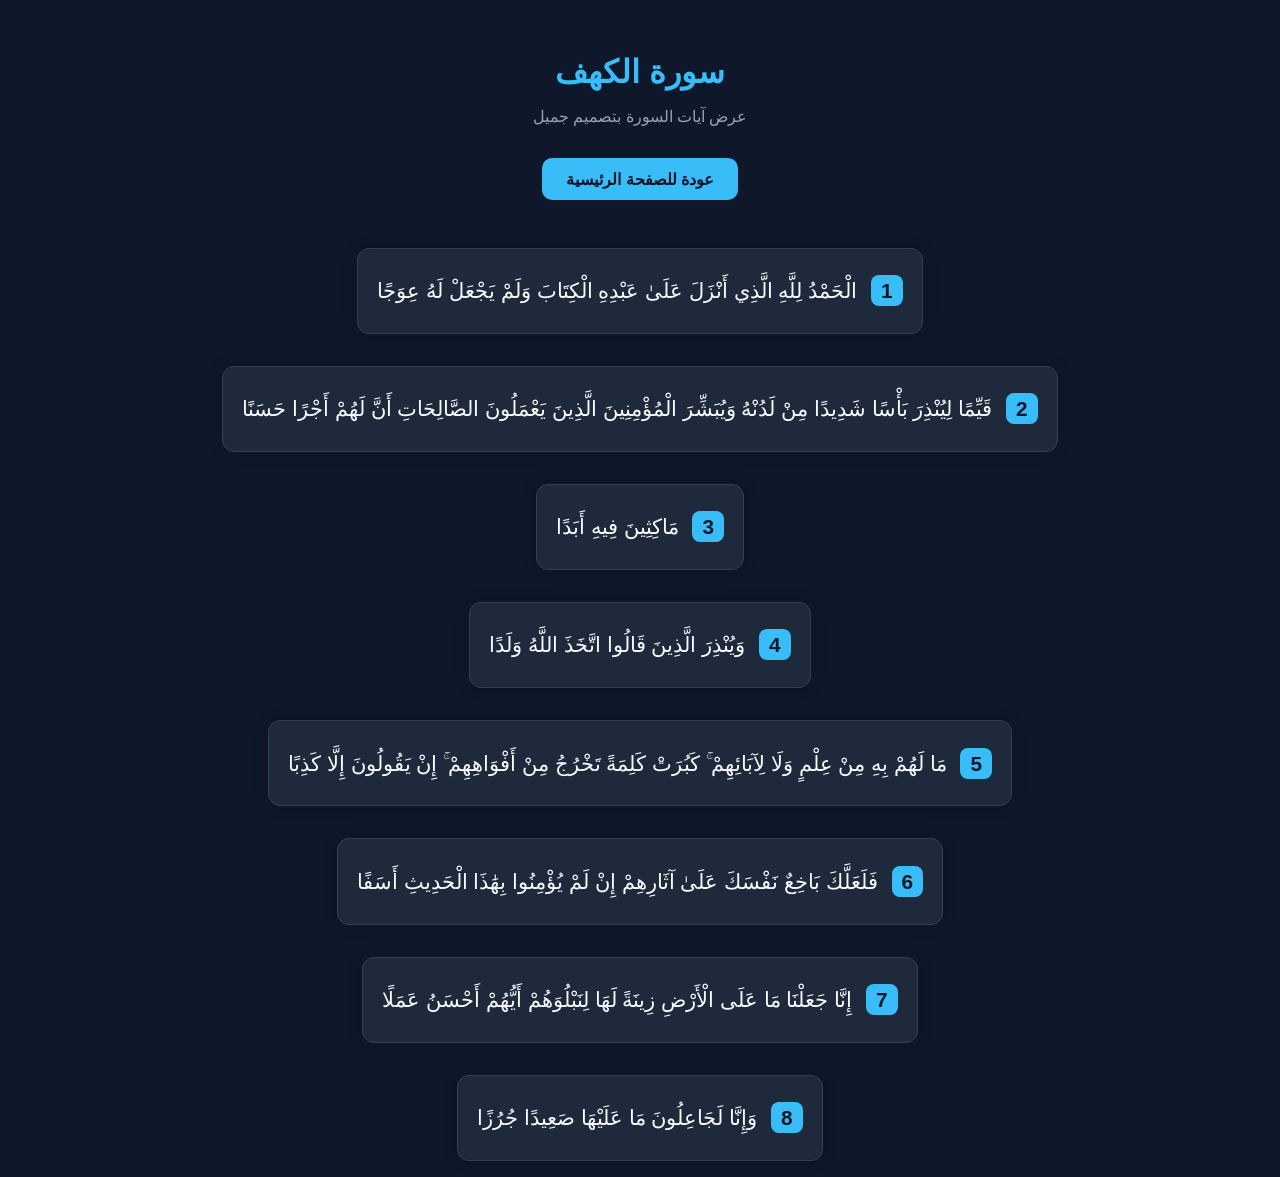
<file: surah-kahf.html>
<!DOCTYPE html>
<html lang="ar" dir="rtl">
<head>
    <meta charset="UTF-8">
    <title>سورة الكهف</title>
    <meta name="viewport" content="width=device-width, initial-scale=1">

    <link rel="stylesheet" href="style.css">

    <style>
        body {
            background: #0f172a;
            color: #f8fafc;
            font-family: "Segoe UI", sans-serif;
        }

        .surah-header {
            text-align: center;
            margin-top: 2rem;
        }

        .surah-header h1 {
            font-size: 2rem;
            margin-bottom: .5rem;
            color: #38bdf8;
        }

        .surah-header p {
            color: #94a3b8;
        }

        .ayah-card {
            background: #1e293b;
            padding: 1.2rem;
            margin: 1rem auto;
            max-width: 800px;
            border-radius: 12px;
            box-shadow: 0 0 15px rgba(0,0,0,0.2);
            line-height: 2.2;
            font-size: 1.3rem;
            border: 1px solid #334155;
            transition: 0.3s;
        }

        .ayah-card:hover {
            background: #273449;
            transform: translateY(-4px);
        }

        .ayah-number {
            background: #38bdf8;
            color: #0f172a;
            padding: 4px 10px;
            border-radius: 8px;
            font-weight: bold;
            margin-left: 8px;
        }

        .back-btn {
            display: block;
            width: fit-content;
            margin: 1rem auto 2rem;
            padding: 0.7rem 1.5rem;
            background: #38bdf8;
            color: #0f172a;
            text-decoration: none;
            font-weight: bold;
            border-radius: 10px;
            transition: 0.3s;
        }

        .back-btn:hover {
            background: #7dd3fc;
        }
    </style>

</head>

<body>

<div class="surah-header">
    <h1>سورة الكهف</h1>
    <p>عرض آيات السورة بتصميم جميل</p>
</div>

<a class="back-btn" href="index.html">عودة للصفحة الرئيسية</a>

<!-- الآيات -->
<div class="ayah-card">
    <span class="ayah-number">1</span>
    الْحَمْدُ لِلَّهِ الَّذِي أَنْزَلَ عَلَىٰ عَبْدِهِ الْكِتَابَ وَلَمْ يَجْعَلْ لَهُ عِوَجًا
</div>

<div class="ayah-card">
    <span class="ayah-number">2</span>
    قَيِّمًا لِيُنْذِرَ بَأْسًا شَدِيدًا مِنْ لَدُنْهُ وَيُبَشِّرَ الْمُؤْمِنِينَ الَّذِينَ يَعْمَلُونَ الصَّالِحَاتِ أَنَّ لَهُمْ أَجْرًا حَسَنًا
</div>

<div class="ayah-card">
    <span class="ayah-number">3</span>
    مَاكِثِينَ فِيهِ أَبَدًا
</div>

<div class="ayah-card">
    <span class="ayah-number">4</span>
    وَيُنْذِرَ الَّذِينَ قَالُوا اتَّخَذَ اللَّهُ وَلَدًا
</div>

<div class="ayah-card">
    <span class="ayah-number">5</span>
    مَا لَهُمْ بِهِ مِنْ عِلْمٍ وَلَا لِآبَائِهِمْ ۚ كَبُرَتْ كَلِمَةً تَخْرُجُ مِنْ أَفْوَاهِهِمْ ۚ إِنْ يَقُولُونَ إِلَّا كَذِبًا
</div>

<div class="ayah-card">
    <span class="ayah-number">6</span>
    فَلَعَلَّكَ بَاخِعٌ نَفْسَكَ عَلَىٰ آثَارِهِمْ إِنْ لَمْ يُؤْمِنُوا بِهَٰذَا الْحَدِيثِ أَسَفًا
</div>

<div class="ayah-card">
    <span class="ayah-number">7</span>
    إِنَّا جَعَلْنَا مَا عَلَى الْأَرْضِ زِينَةً لَهَا لِنَبْلُوَهُمْ أَيُّهُمْ أَحْسَنُ عَمَلًا
</div>

<div class="ayah-card">
    <span class="ayah-number">8</span>
    وَإِنَّا لَجَاعِلُونَ مَا عَلَيْهَا صَعِيدًا جُرُزًا
</div>

<!-- باقي السورة نكملها إذا رغبت -->

</body>
</html>
</file>
<file: style.css>
/* الخط العام */
body {
    margin: 0;
    padding: 0;
    font-family: system-ui, -apple-system, BlinkMacSystemFont, "Segoe UI", sans-serif;
    background: linear-gradient(135deg, #0f172a, #1e293b);
    color: #f9fafb;
    min-height: 100vh;
    display: flex;
    flex-direction: column;
}

/* الشريط العلوي */
.top-bar {
    text-align: center;
    padding: 1.5rem 1rem;
    background: rgba(15, 23, 42, 0.9);
    backdrop-filter: blur(10px);
    border-bottom: 1px solid rgba(148, 163, 184, 0.3);
}

.top-bar h1 {
    margin: 0;
    font-size: 1.8rem;
    letter-spacing: 0.05em;
}

.top-bar p {
    margin: 0.3rem 0 0;
    color: #cbd5f5;
    font-size: 0.95rem;
}

/* المحتوى الرئيسي */
.content {
    flex: 1;
    display: flex;
    justify-content: center;
    align-items: center;
    padding: 2rem 1rem;
}

/* كرت في المنتصف */
.card {
    background: rgba(15, 23, 42, 0.9);
    border-radius: 1.25rem;
    padding: 2rem 1.5rem;
    max-width: 500px;
    width: 100%;
    box-shadow: 0 25px 50px -12px rgba(15, 23, 42, 0.7);
    border: 1px solid rgba(148, 163, 184, 0.3);
}

.card h2 {
    margin-top: 0;
    margin-bottom: 0.75rem;
    font-size: 1.4rem;
}

.card p {
    margin-top: 0;
    margin-bottom: 1.5rem;
    line-height: 1.7;
    color: #e5e7eb;
}

/* زر */
.card button {
    border: none;
    padding: 0.7rem 1.4rem;
    border-radius: 999px;
    font-size: 0.95rem;
    cursor: pointer;
    background: #22c55e;
    color: #052e16;
    font-weight: 600;
    transition: transform 0.15s ease, box-shadow 0.15s ease, background 0.15s ease;
}

.card button:hover {
    transform: translateY(-2px);
    box-shadow: 0 15px 30px -10px rgba(34, 197, 94, 0.6);
    background: #4ade80;
}

/* الفوتر */
.footer {
    text-align: center;
    padding: 1rem 0.5rem;
    font-size: 0.8rem;
    color: #9ca3af;
    border-top: 1px solid rgba(148, 163, 184, 0.3);
    background: rgba(15, 23, 42, 0.9);
}
</file>
